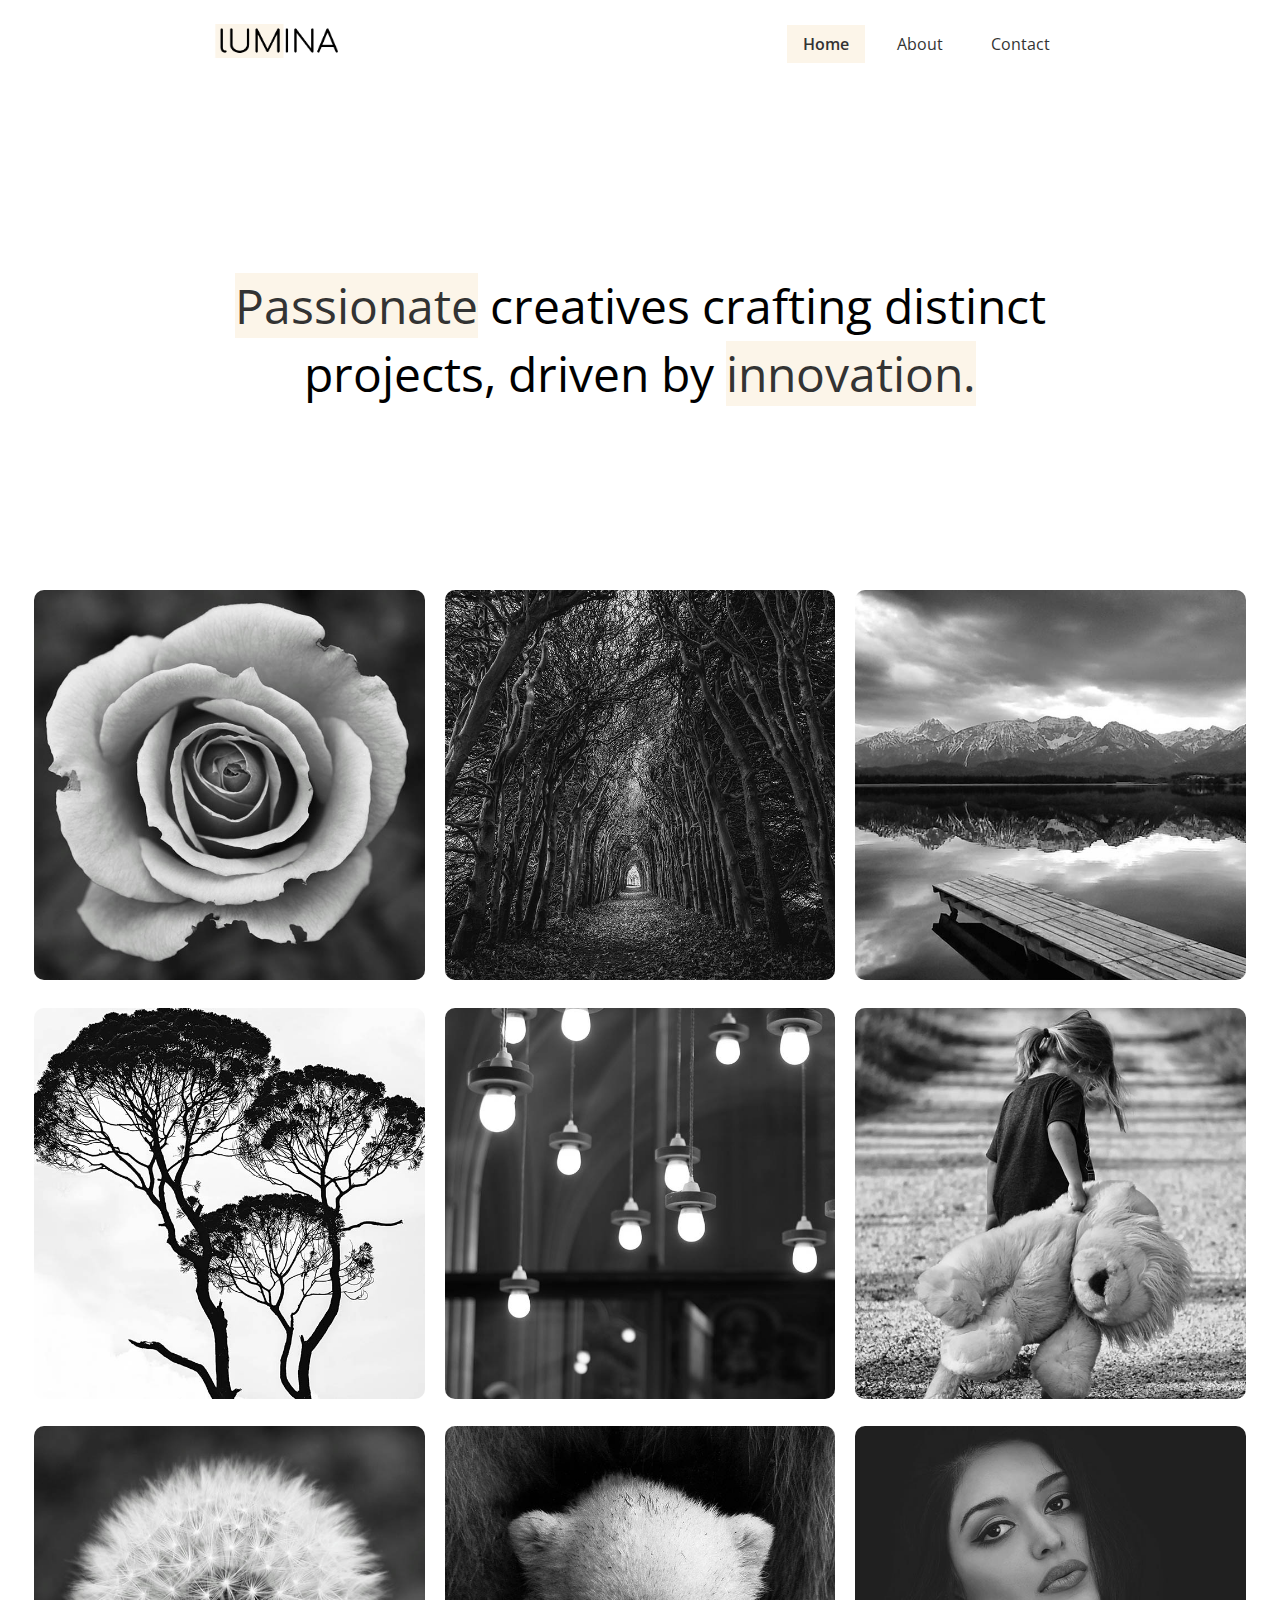
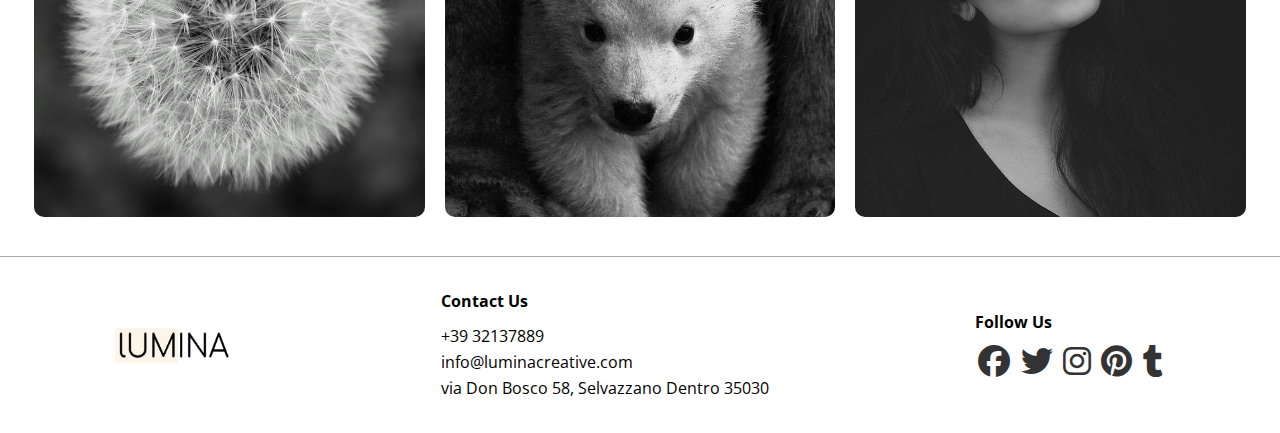
<file: index.html>
<!DOCTYPE html>
<html lang="en">
  <head>
    <meta charset="UTF-8" />
    <meta name="viewport" content="width=device-width, initial-scale=1.0" />
    <link rel="preconnect" href="https://fonts.googleapis.com" />
    <link
      rel="stylesheet"
      href="https://cdnjs.cloudflare.com/ajax/libs/font-awesome/6.7.2/css/all.min.css"
      integrity="sha512-Evv84Mr4kqVGRNSgIGL/F/aIDqQb7xQ2vcrdIwxfjThSH8CSR7PBEakCr51Ck+w+/U6swU2Im1vVX0SVk9ABhg=="
      crossorigin="anonymous"
      referrerpolicy="no-referrer"
    />
    <link rel="preconnect" href="https://fonts.gstatic.com" crossorigin />
    <link
      href="https://fonts.googleapis.com/css2?family=Open+Sans:ital,wght@0,300..800;1,300..800&family=Poppins:wght@300;400;500;600;700&display=swap"
      rel="stylesheet"
    />
    <link rel="stylesheet" href="css/styles.css" />
    <link rel="icon" href="images/favicon.ico" />
    <title>Lumina Creative</title>
  </head>
  <body>
    <header class="header">
      <div class="container container_sm header_flex">
        <a href="index.html" title="Go to Homepage">
         <img src="images/logo.png" alt="Lumina Creative" class="logo">
        </a>
        <ul class="main_menu">
          <li><a class="current" href="/">Home</a></li>
          <li><a href="about.html">About</a></li>
          <li><a href="contact.html">Contact</a></li>
        </ul>
      </div>
    </header>

    <section class="hero">
      <div class="container container_sm">
        <h2>
          <span class="bg_primary">Passionate</span> creatives crafting distinct
          projects, driven by <span class="bg_primary">innovation.</span>
        </h2>
      </div>
    </section>
    <section class="gallery">
      <div class="container container_lg gallery_flex">
        <div class="gallery_item">
          <a href="images/image1.jpg"></a>
          <img src="images/portfolio1.jpg" alt="Portfolio Item 1">
        </div>
        <div class="gallery_item">
          <a href="images/image2.jpg"></a>
          <img src="images/portfolio2.jpg" alt="Portfolio Item 1">
        </div>
        <div class="gallery_item">
          <a href="images/image3.jpg"></a>
          <img src="images/portfolio3.jpg" alt="Portfolio Item 1">
        </div>
        <div class="gallery_item">
          <a href="images/image4.jpg"></a>
          <img src="images/portfolio4.jpg" alt="Portfolio Item 1">
        </div>
        <div class="gallery_item">
          <a href="images/image5.jpg"></a>
          <img src="images/portfolio5.jpg" alt="Portfolio Item 1">
        </div>
        <div class="gallery_item">
          <a href="images/image6.jpg"></a>
          <img src="images/portfolio6.jpg" alt="Portfolio Item 1">
        </div>
        <div class="gallery_item">
          <a href="images/image7.jpg"></a>
          <img src="images/portfolio7.jpg" alt="Portfolio Item 1">
        </div>
        <div class="gallery_item">
          <a href="images/image8.jpg"></a>
          <img src="images/portfolio8.jpg" alt="Portfolio Item 1">
        </div>
        <div class="gallery_item">
          <a href="images/image9.jpg"></a>
          <img src="images/portfolio9.jpg" alt="Portfolio Item 1">
        </div>
      </div>
    </section>
    <footer class="footer">
      <div class="container footer_flex">
        <img src="images/logo.png" alt="Lumina Creative">
        <div>
          <h4>Contact Us</h4>
          <ul>
            <li>+39 32137889</li>
            <li>info@luminacreative.com</li>
            <li>via Don Bosco 58, Selvazzano Dentro 35030</li>
          </ul>
        </div>
        <div>
          <h4>Follow Us</h4>
          <a href="#"><i class="fab fa-facebook fa-2x"></i></a>
          <a href="#"><i class="fab fa-twitter fa-2x"></i></a>
          <a href="#"><i class="fab fa-instagram fa-2x"></i></a>
          <a href="#"><i class="fab fa-pinterest fa-2x"></i></a>
          <a href="#"><i class="fab fa-tumblr fa-2x"></i></a>
        </div>
      </div>
    </footer>
  </body>
</html>
</file>
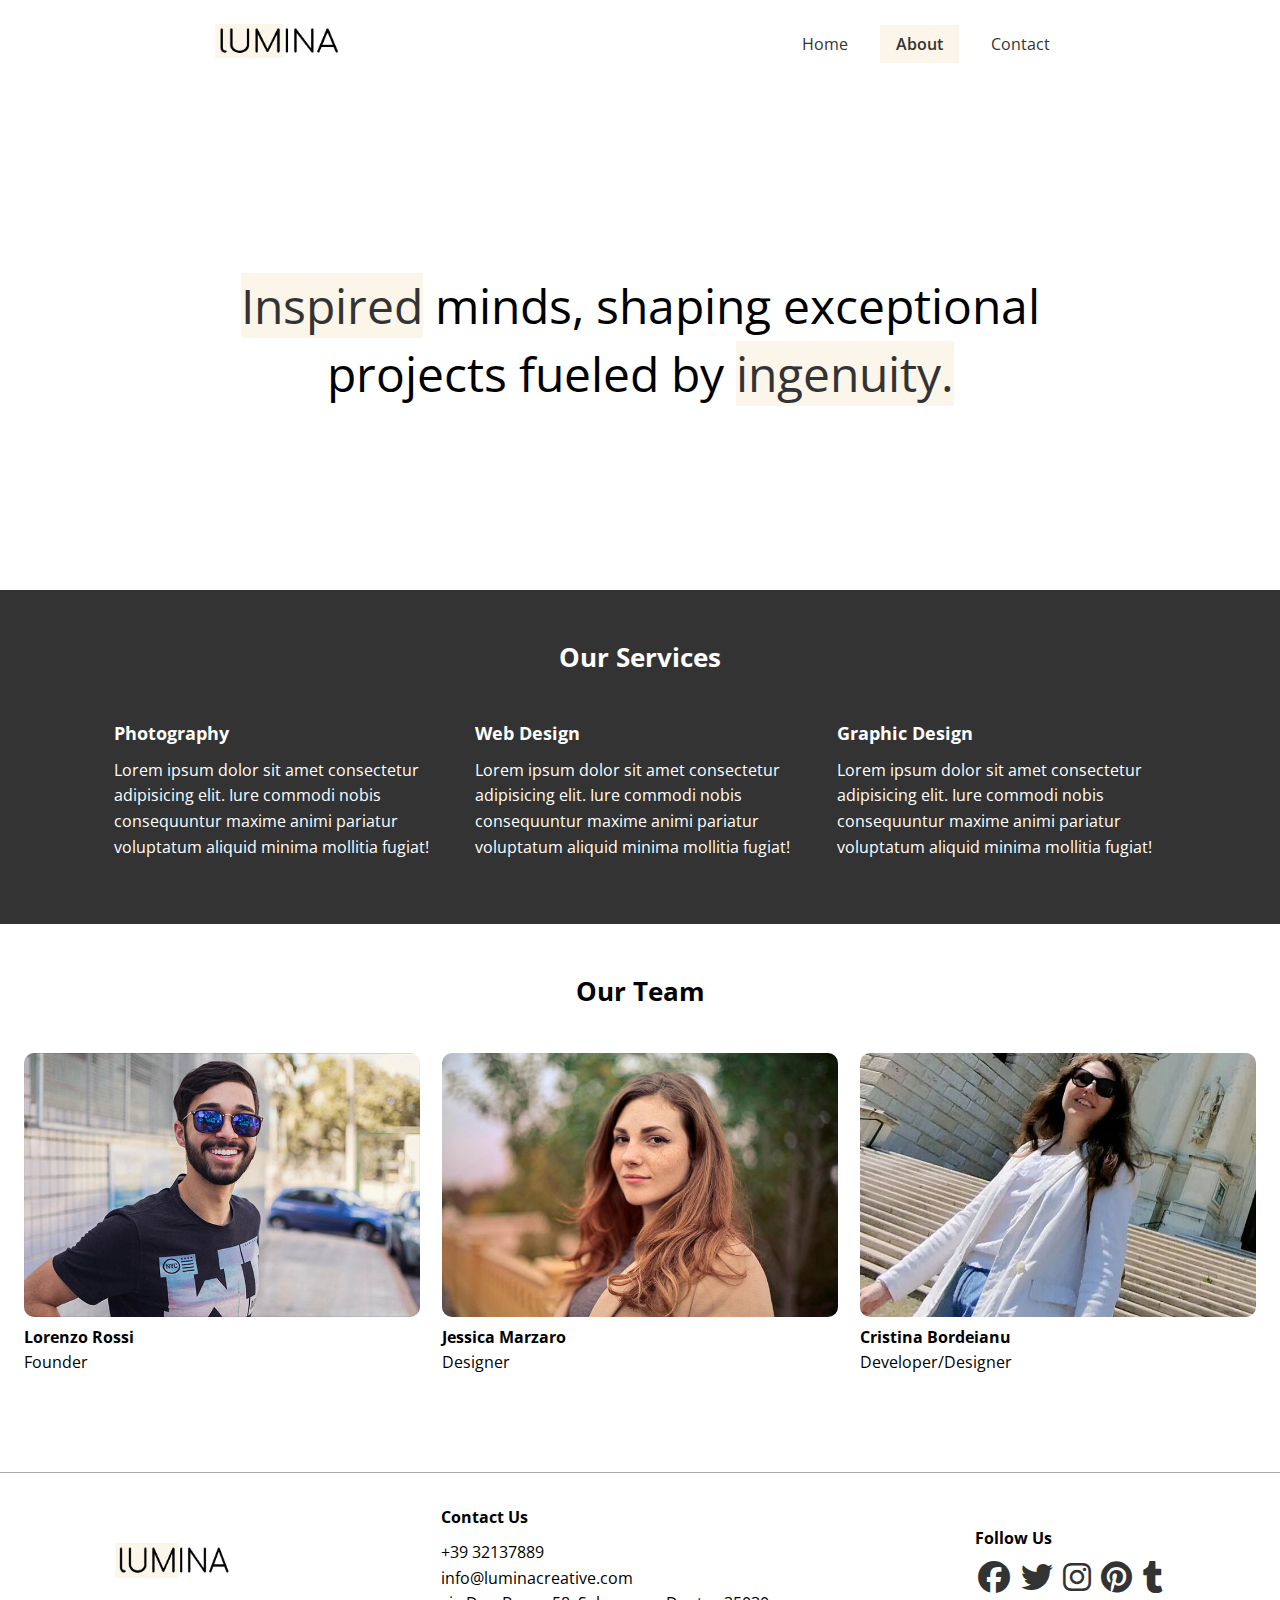
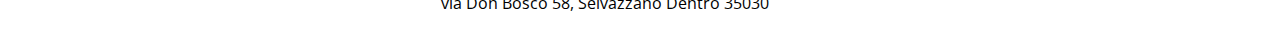
<file: about.html>
<!DOCTYPE html>
<html lang="en">
  <head>
    <meta charset="UTF-8" />
    <meta name="viewport" content="width=device-width, initial-scale=1.0" />
    <link rel="preconnect" href="https://fonts.googleapis.com" />
    <link
      rel="stylesheet"
      href="https://cdnjs.cloudflare.com/ajax/libs/font-awesome/6.7.2/css/all.min.css"
      integrity="sha512-Evv84Mr4kqVGRNSgIGL/F/aIDqQb7xQ2vcrdIwxfjThSH8CSR7PBEakCr51Ck+w+/U6swU2Im1vVX0SVk9ABhg=="
      crossorigin="anonymous"
      referrerpolicy="no-referrer"
    />
    <link rel="preconnect" href="https://fonts.gstatic.com" crossorigin />
    <link
      href="https://fonts.googleapis.com/css2?family=Open+Sans:ital,wght@0,300..800;1,300..800&family=Poppins:wght@300;400;500;600;700&display=swap"
      rel="stylesheet"
    />
    <link rel="stylesheet" href="css/styles.css" />
    <link rel="icon" href="images/favicon.ico" />
    <title>About Lumina Creative</title>
  </head>
  <body>
    <header class="header">
      <div class="container container_sm header_flex">
        <a href="index.html" title="Go to Homepage">
          <img src="images/logo.png" alt="Lumina Creative" class="logo">
         </a>
        <ul class="main_menu">
          <li><a href="index.html">Home</a></li>
          <li><a class="current" href="about.html">About</a></li>
          <li><a href="contact.html">Contact</a></li>
        </ul>
      </div>
    </header>

    <section class="hero">
      <div class="container container_sm">
        <h2>
          <span class="bg_primary">Inspired</span> minds, shaping exceptional
          projects fueled by <span class="bg_primary">ingenuity.</span>
        </h2>
      </div>
    </section>
    <section class="services bg_dark">
      <div class="container">
        <h2 class="section_heading">Our Services</h2>
        <div class="services_flex">
          <div class="service_item">
            <h4>Photography</h4>
            <p>
              Lorem ipsum dolor sit amet consectetur adipisicing elit. Iure
              commodi nobis consequuntur maxime animi pariatur voluptatum
              aliquid minima mollitia fugiat!
            </p>
          </div>
          <div class="service_item">
            <h4>Web Design</h4>
            <p>
              Lorem ipsum dolor sit amet consectetur adipisicing elit. Iure
              commodi nobis consequuntur maxime animi pariatur voluptatum
              aliquid minima mollitia fugiat!
            </p>
          </div>
          <div class="service_item">
            <h4>Graphic Design</h4>
            <p>
              Lorem ipsum dolor sit amet consectetur adipisicing elit. Iure
              commodi nobis consequuntur maxime animi pariatur voluptatum
              aliquid minima mollitia fugiat!
            </p>
          </div>
        </div>
      </div>
    </section>
    <section class="team">
      <div class="container container_lg">
        <h2 class="section_heading">Our Team</h2>
        <div class="team_flex">
          <div class="team_item">
            <img src="images/team1.jpg" alt="Team Member">
            <h4>Lorenzo Rossi</h4>
            <p>Founder</p>
          </div>
          <div class="team_item">
            <img src="images/team2.jpg" alt="Team Member">
            <h4>Jessica Marzaro</h4>
            <p>Designer</p>
          </div>
          <div class="team_item">
            <img src="images/team4.jpg" alt="Team Member">
            <h4>Cristina Bordeianu</h4>
            <p>Developer/Designer</p>
          </div>
        </div>
      </div>
    </section>
    <footer class="footer">
      <div class="container footer_flex">
        <img src="images/logo.png" alt="Lumina Creative" />
        <div>
          <h4>Contact Us</h4>
          <ul>
            <li>+39 32137889</li>
            <li>info@luminacreative.com</li>
            <li>via Don Bosco 58, Selvazzano Dentro 35030</li>
          </ul>
        </div>
        <div>
          <h4>Follow Us</h4>
          <a href="#"><i class="fab fa-facebook fa-2x"></i></a>
          <a href="#"><i class="fab fa-twitter fa-2x"></i></a>
          <a href="#"><i class="fab fa-instagram fa-2x"></i></a>
          <a href="#"><i class="fab fa-pinterest fa-2x"></i></a>
          <a href="#"><i class="fab fa-tumblr fa-2x"></i></a>
        </div>
      </div>
    </footer>
  </body>
</html>
</file>
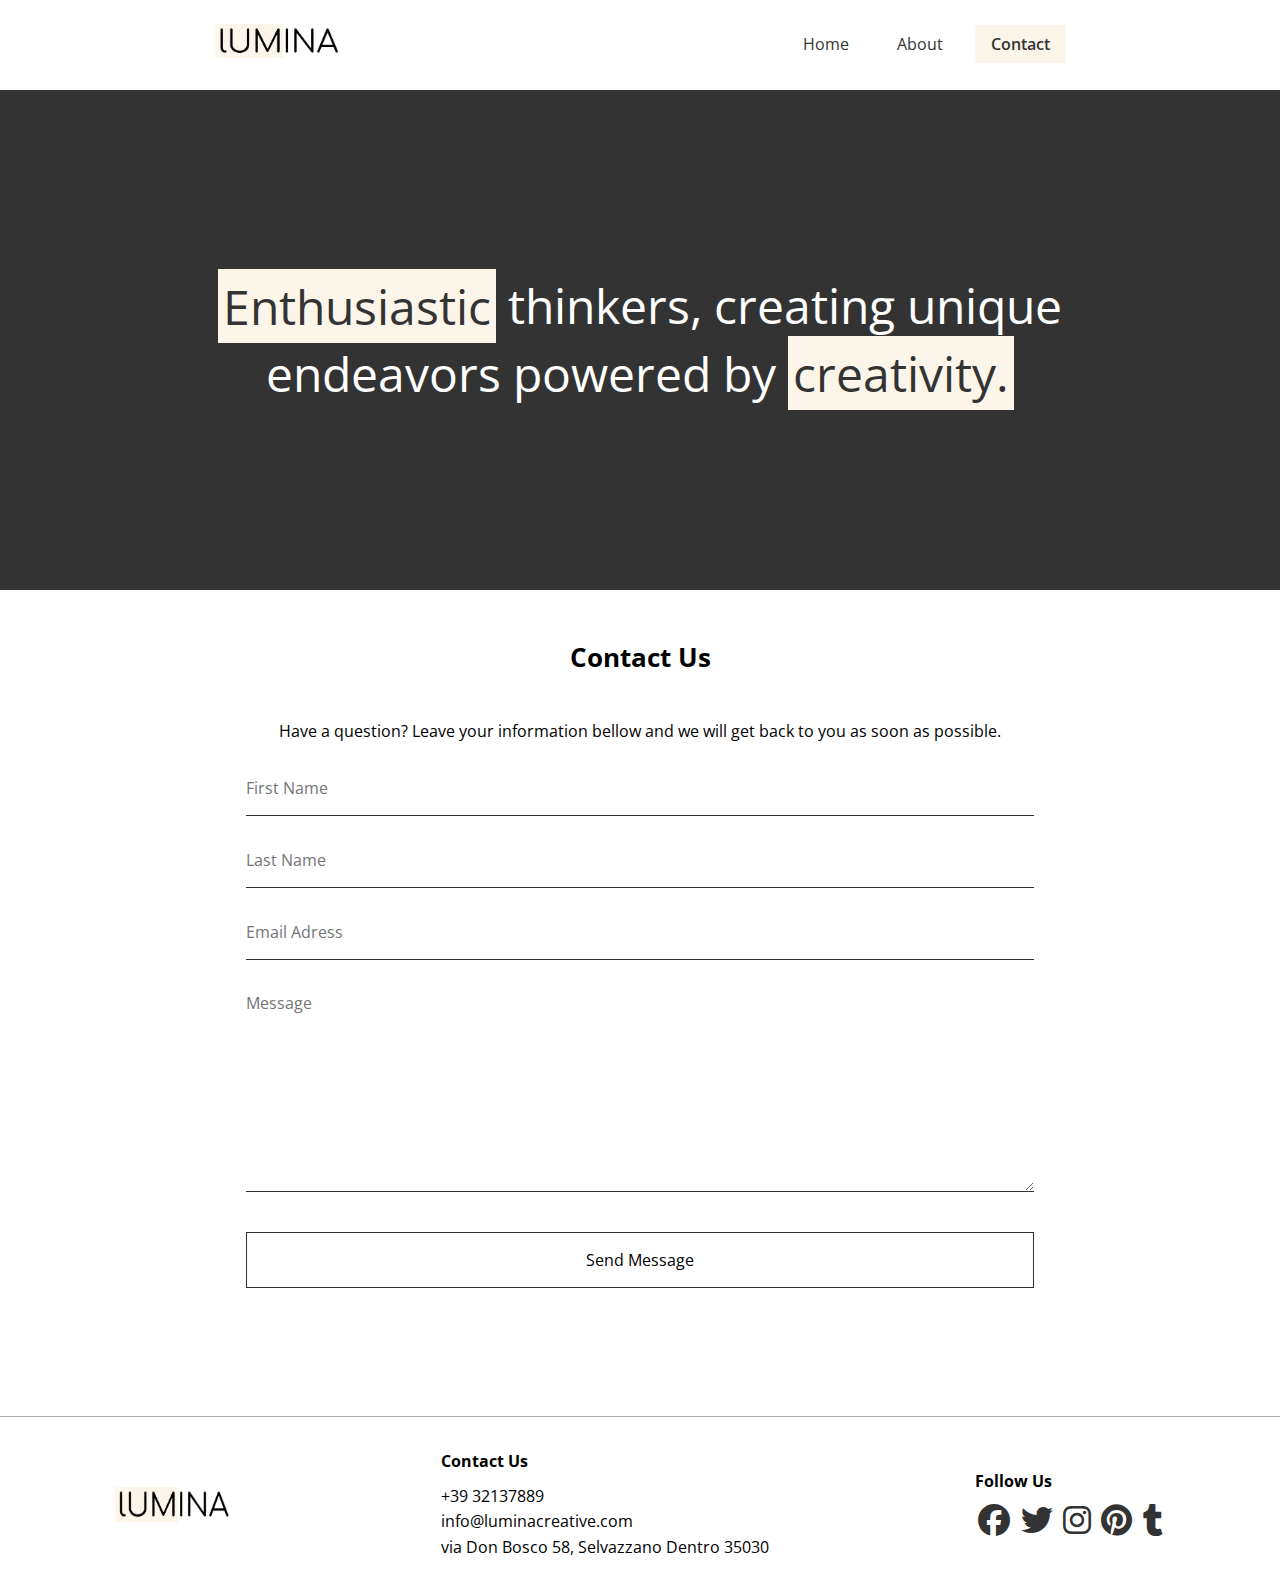
<file: contact.html>
<!DOCTYPE html>
<html lang="en">
  <head>
    <meta charset="UTF-8" />
    <meta name="viewport" content="width=device-width, initial-scale=1.0" />
    <link rel="preconnect" href="https://fonts.googleapis.com" />
    <link
      rel="stylesheet"
      href="https://cdnjs.cloudflare.com/ajax/libs/font-awesome/6.7.2/css/all.min.css"
      integrity="sha512-Evv84Mr4kqVGRNSgIGL/F/aIDqQb7xQ2vcrdIwxfjThSH8CSR7PBEakCr51Ck+w+/U6swU2Im1vVX0SVk9ABhg=="
      crossorigin="anonymous"
      referrerpolicy="no-referrer"
    />
    <link rel="preconnect" href="https://fonts.gstatic.com" crossorigin />
    <link
      href="https://fonts.googleapis.com/css2?family=Open+Sans:ital,wght@0,300..800;1,300..800&family=Poppins:wght@300;400;500;600;700&display=swap"
      rel="stylesheet"
    />
    <link rel="stylesheet" href="css/styles.css" />
    <link rel="icon" href="images/favicon.ico" />
    <title>Contact Lumina Creative</title>
  </head>
  <body>
    <header class="header">
      <div class="container container_sm header_flex">
        <a href="index.html" title="Go to Homepage">
          <img src="images/logo.png" alt="Lumina Creative" class="logo">
         </a>
        <ul class="main_menu">
          <li><a href="index.html">Home</a></li>
          <li><a href="about.html">About</a></li>
          <li><a class="current" href="contact.html">Contact</a></li>
        </ul>
      </div>
    </header>

    <section class="hero bg_dark">
      <div class="container container_sm">
        <h2>
          <span class="bg_primary">Enthusiastic</span> thinkers, creating unique
          endeavors powered by <span class="bg_primary">creativity.</span>
        </h2>
      </div>
    </section>
    <section class="contact">
      <div class="container container_sm">
        <h2 class="section_heading">Contact Us</h2>
        <p>
          Have a question? Leave your information bellow and we will get back to
          you as soon as possible.
        </p>
        <form>
          <div class="form_group">
            <label for="first-name" class="visually-hidden">First Name</label>
            <input
              type="text"
              id="first-name"
              name="first-name"
              placeholder="First Name"
            />
          </div>
          <div class="form_group">
            <label for="last-name" class="visually-hidden">Last Name</label>
            <input
              type="text"
              id="last-name"
              name="last-name"
              placeholder="Last Name"
            />
          </div>
          <div class="form_group">
            <label for="email" class="visually-hidden">Email Adress</label>
            <input
              type="email"
              id="email"
              name="email"
              placeholder="Email Adress"
            />
          </div>
          <div class="form_group">
            <label for="message" class="visually-hidden">Message</label>
            <textarea
              id="message"
              name="message"
              placeholder="Message"></textarea>
          </div>
          <div class="form_group">
            <button type="submit" class="btn">Send Message</button>
          </div>
        </form>
      </div>
    </section>
    <footer class="footer">
      <div class="container footer_flex">
        <img src="images/logo.png" alt="Lumina Creative" />
        <div>
          <h4>Contact Us</h4>
          <ul>
            <li>+39 32137889</li>
            <li>info@luminacreative.com</li>
            <li>via Don Bosco 58, Selvazzano Dentro 35030</li>
          </ul>
        </div>
        <div>
          <h4>Follow Us</h4>
          <a href="#"><i class="fab fa-facebook fa-2x"></i></a>
          <a href="#"><i class="fab fa-twitter fa-2x"></i></a>
          <a href="#"><i class="fab fa-instagram fa-2x"></i></a>
          <a href="#"><i class="fab fa-pinterest fa-2x"></i></a>
          <a href="#"><i class="fab fa-tumblr fa-2x"></i></a>
        </div>
      </div>
    </footer>
  </body>
</html>
</file>
<file: css/styles.css>
* {
  margin: 0;
  padding: 0;
  box-sizing: border-box;
}

:root {
  --primary-color: #fcf5e9;
  --dark-color: #333;
  --container-normal: 1100px;
  --container-wide: 1400px;
  --container-narrow: 900px;
}

body {
  font-family: 'Open Sans', sans-serif;
  line-height: 1.6;
}

a {
  text-decoration: none;
  color: #333;
}

ul {
  list-style: none;
}

img {
  max-width: 100%;
}

/* Utility Classes */
.bg_primary {
  background: var(--primary-color);
  color: #333;
}

.bg_dark {
  background: var(--dark-color);
  color: #fff;
}

.bg_dark .bg_primary {
  padding: 0.3rem;
}

.btn {
  display: inline-block;
  padding: 1rem 2rem;
  border: 1px solid #333;
  background:transparent;
  font-family: inherit;
  font-size: inherit;
  cursor: pointer;
}

.btn:hover {
  background: #333;
  color: #fff;
}

.visually-hidden {
  clip: rect(0 0 0 0);
  clip-path: inset(50%);
  height: 1px;
  overflow: hidden;
  position: absolute;
  white-space: nowrap;
  width: 1px;
}

.section_heading {
font-size: 1.6rem;
text-align: center;
margin-bottom: 40px;
}


/* Container */
.container {
  max-width: var(--container-normal);
  margin: 0 auto;
  padding: 0 1.5rem;
}

.container_lg {
  max-width: var(--container-wide);
}

.container_sm {
  max-width: var(--container-narrow);
}

/* Header */
.header {
  margin: 1.5rem auto;
}
.header .logo {
  width: 130px;
}

.header .header_flex {
  display: flex;
  justify-content: space-between;
  align-items: center;
}

.header .main_menu {
  display: flex;
  gap: 1rem;
}

.header .main_menu a {
  padding: 0.5rem 1rem;
}

.header .main_menu a:hover {
  background: var(--primary-color);
}

.current {
  background: var(--primary-color);
  font-weight: 600;
}

/* Hero */
.hero {
  height: 500px;
  display: flex;
  justify-content: center;
  align-items: center;
  text-align: center;
}

.hero h2 {
  font-size: 3rem;
  line-height: 1.4;
  font-weight: normal;
}

.gallery_flex {
  display: flex;
  justify-content: center;
  flex-wrap: wrap;
  gap: 20px;
}

.gallery_item {
  width: calc(33.333% - 20px);
  border-radius: 10px;
}

.gallery_item img {
  border-radius: 10px;
}

.gallery_item:hover {
  opacity: 0.9;
}

/* Footer */
.footer {
  border-top: 1px solid #aaa;
  padding: 2rem 1.5rem;
  margin-top: 2rem;
}

.footer .footer_flex {
  display: flex;
  justify-content: space-between;
  align-items: center;
}

.footer img {
  width: 120px;
  height: 35px;
}

.footer h4 {
  font-size: 1rem;
  height: 35px;
}

.footer a {
  margin: 0.2rem;
}

/* Services */
.services {
  padding: 3rem 0 4rem;
}

.services_flex {
  display: flex;
  gap: 2rem;
}

.service_item h4 {
  font-size: 1.1rem;
  margin-bottom: 0.7rem;
}

/* Team */
.team {
  padding: 3rem 0 4rem;
}

.team_flex {
  display: flex;
  gap: 1.4rem;
}

.team img {
  border-radius: 10px;
}

/* Contact */

.contact {
  padding: 3rem 0 4rem;
}

.contact p {
  text-align: center;
  margin-bottom: 2rem;
}

.form_group {
  margin: 2rem;
}

.contact input,
.contact textarea {
  border: none;
  border-bottom: 1px #333 solid;
  width: 100%;
  font-family: inherit;
  font-size: inherit;
  padding-bottom: 1rem;
}

.contact textarea {
  height: 200px;
}

.contact input:focus,
.contact textarea:focus {
  outline: 0;
}

.contact button {
  width: 100%;
}

/* Media Queries */
@media(max-width: 768px) {
  .header .header_flex,
  .footer .footer_flex,
  .services .services_flex,
  .team .team_flex {
    flex-direction: column;
    gap: 1.5rem;
  }

  .hero {
    height: 300px;
  }

  .hero h2 {
    font-size: 1.8rem;
  }

  .gallery_item {
    width: calc(50% - 20px);
  }

.footer .footer_flex {
  text-align: center;
}
}
</file>
